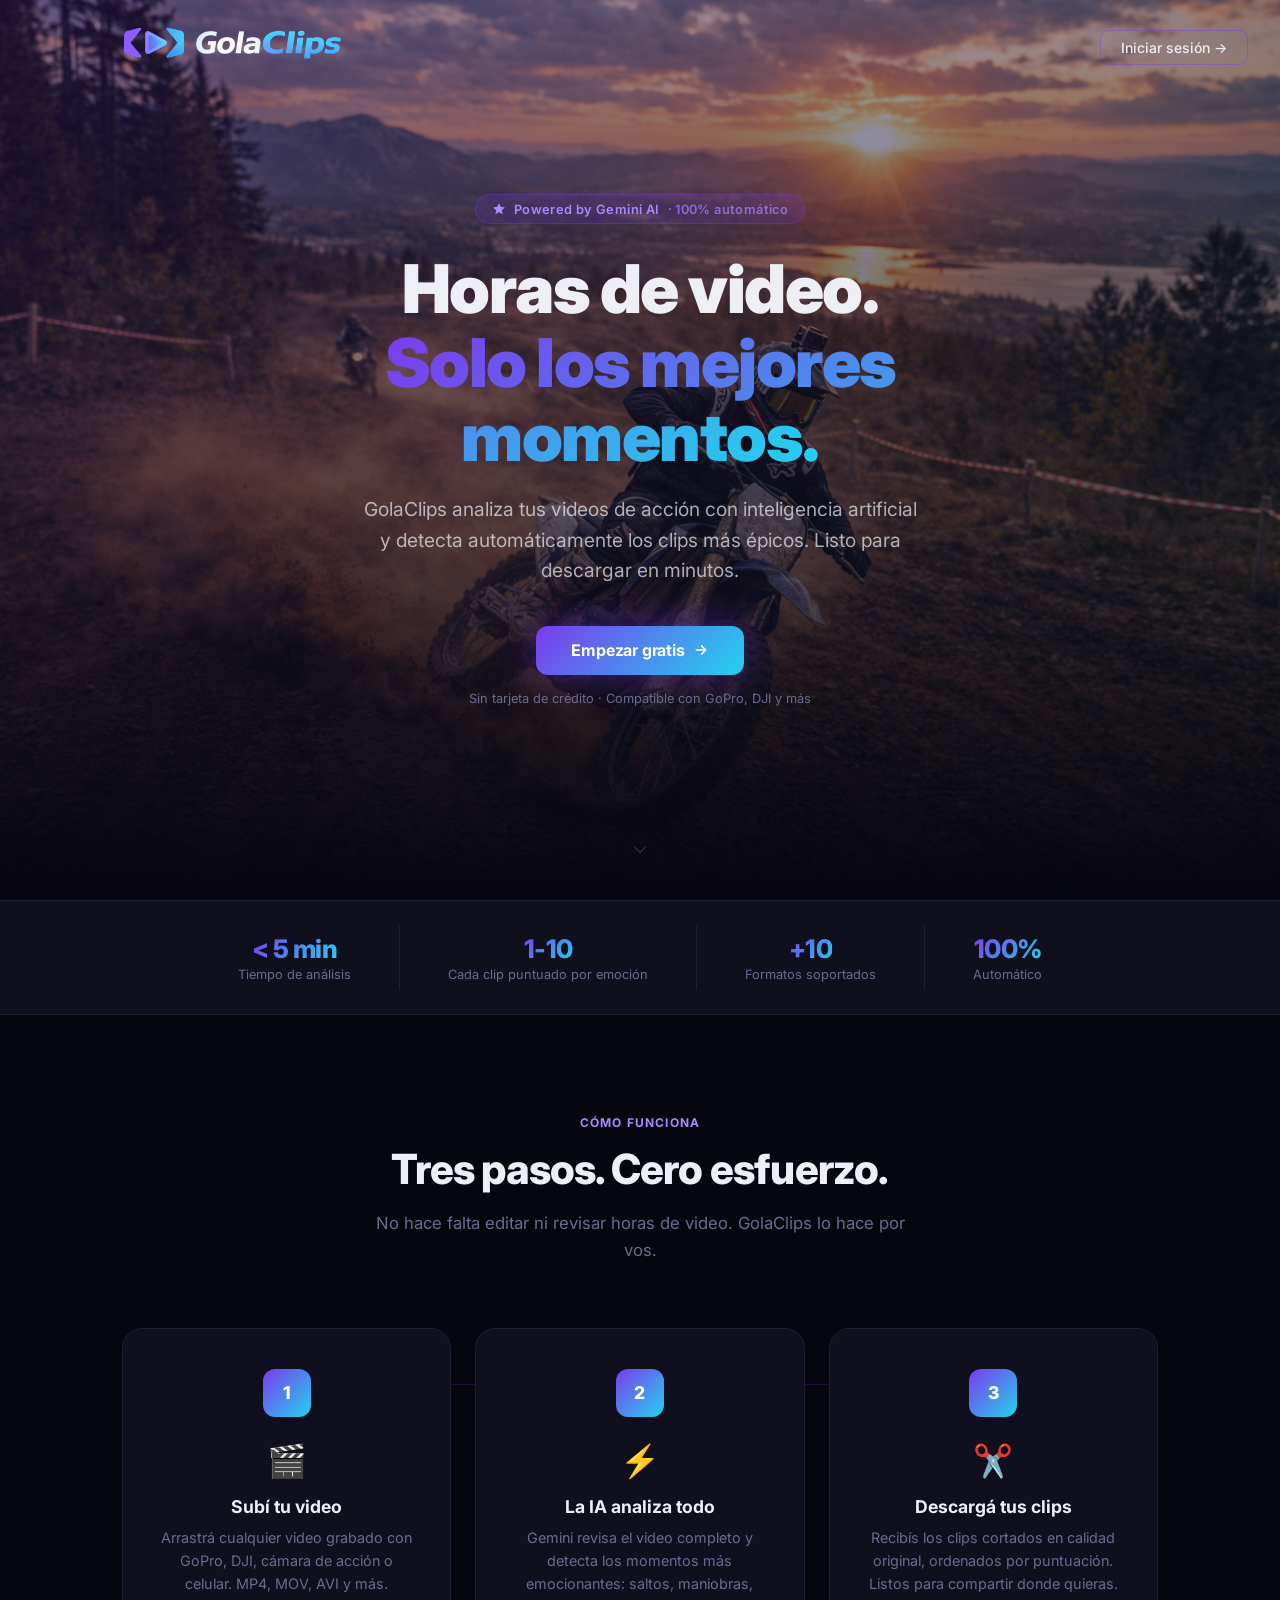
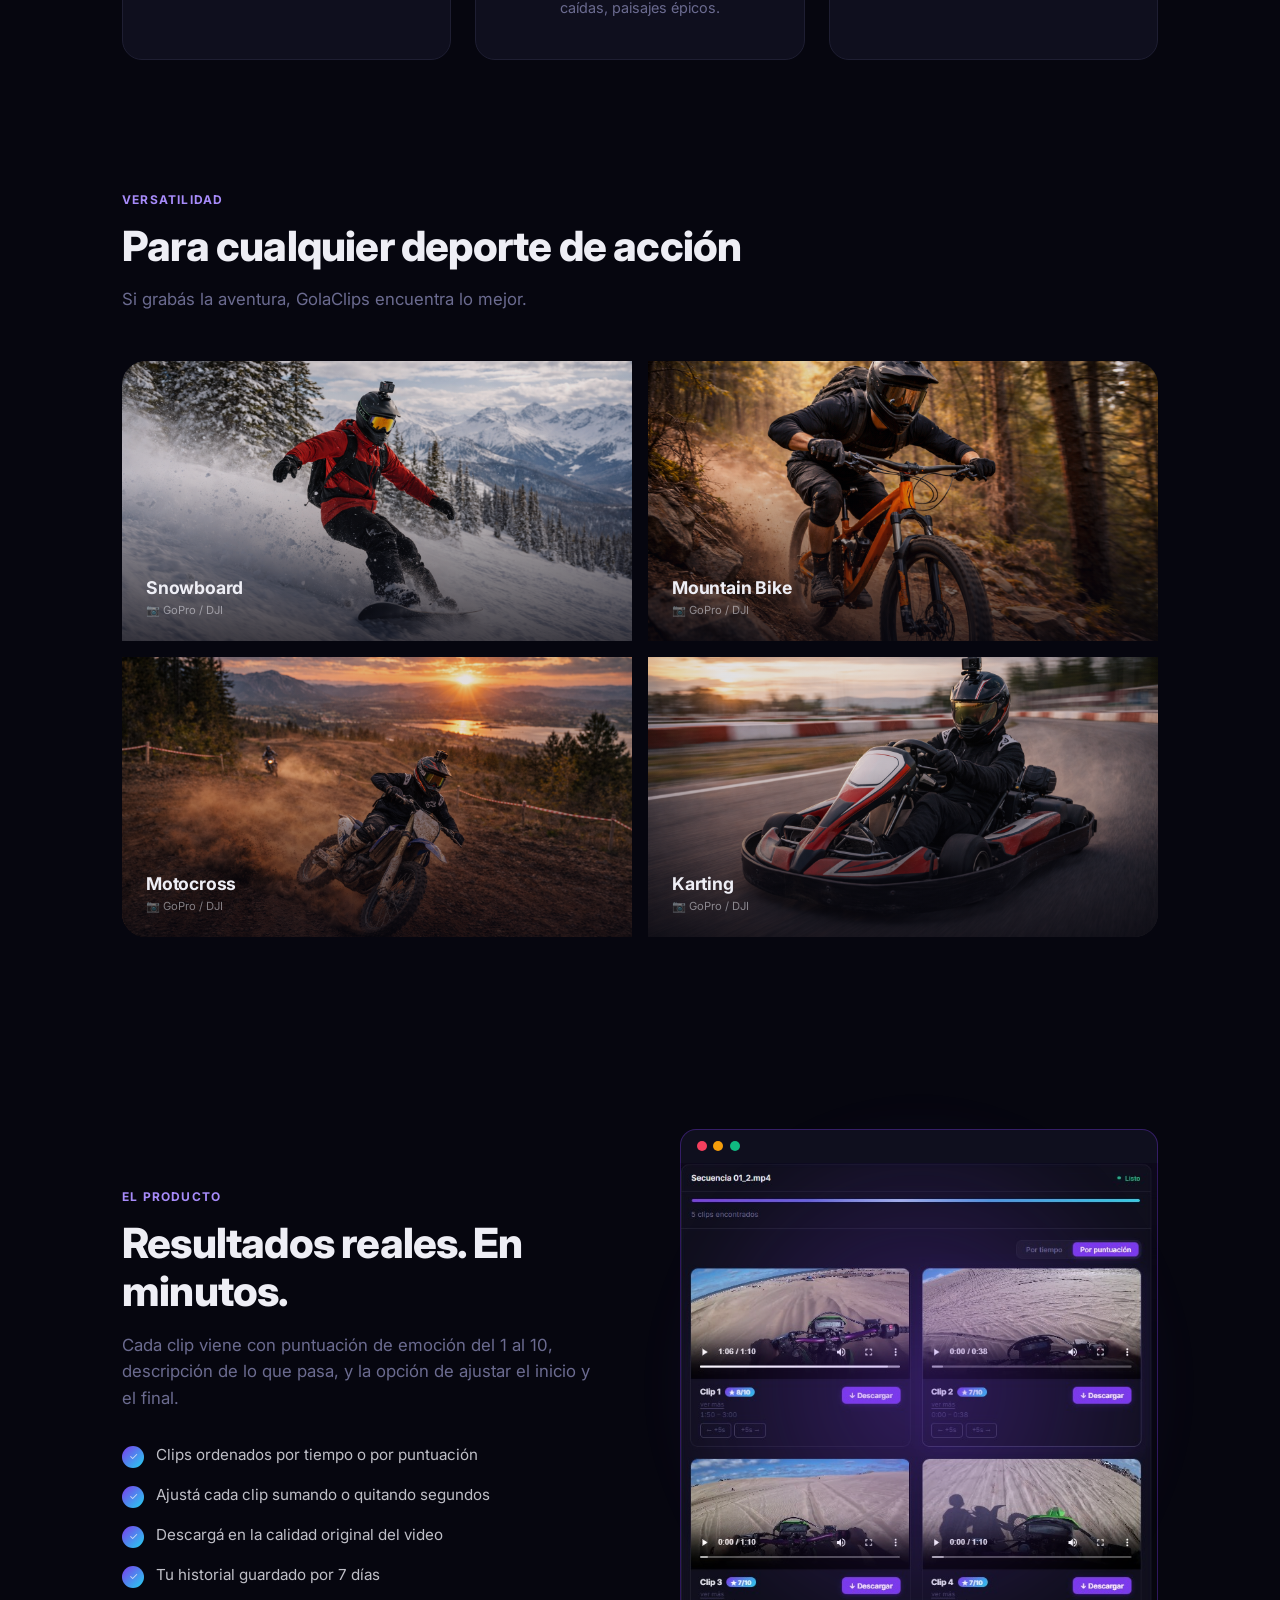
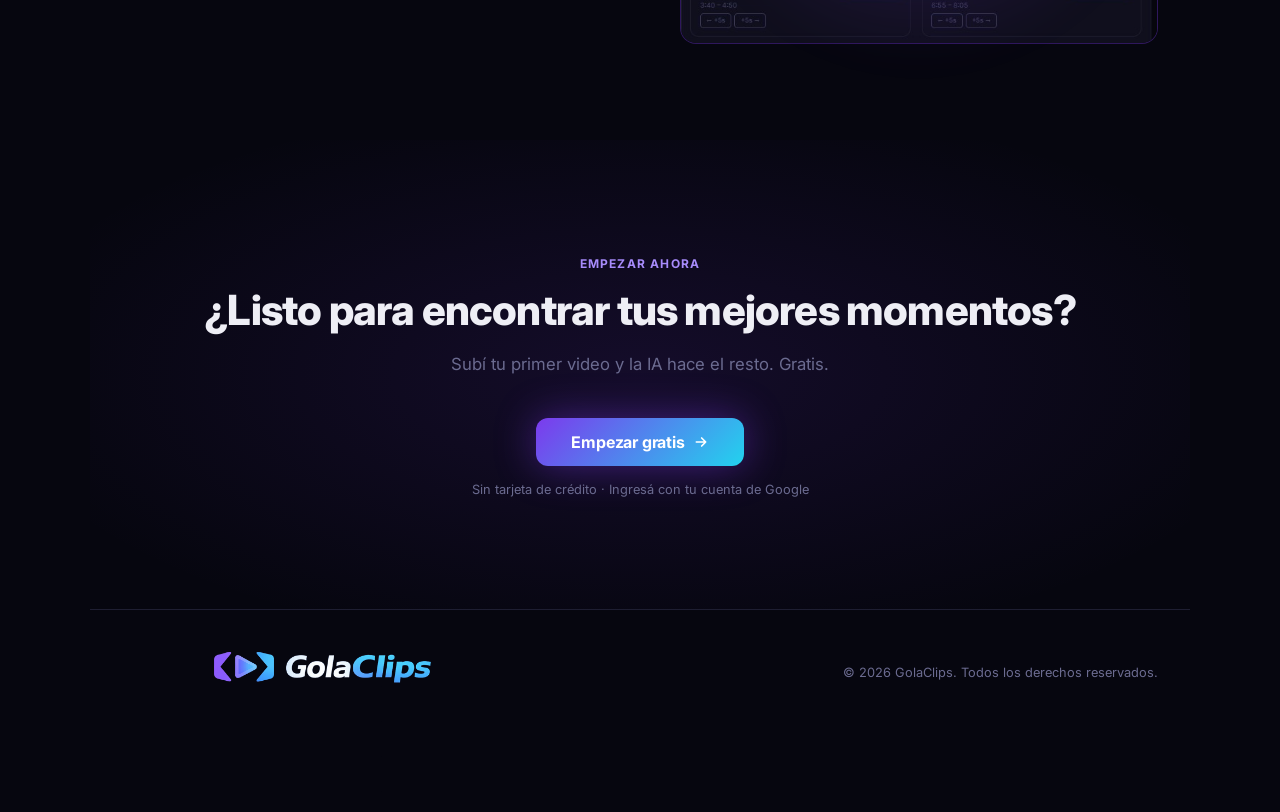
<file: frontend/index.html>
<!DOCTYPE html>
<html lang="es">
<head>
  <meta charset="UTF-8">
  <meta name="viewport" content="width=device-width, initial-scale=1.0">
  <title>GolaClips — Tus mejores momentos, en segundos</title>
  <link rel="preconnect" href="https://fonts.googleapis.com">
  <link href="https://fonts.googleapis.com/css2?family=Inter:wght@400;500;600;700;800;900&display=swap" rel="stylesheet">
  <style>
    *, *::before, *::after { box-sizing: border-box; margin: 0; padding: 0; }

    :root {
      --bg:       #06060f;
      --surface:  #0f0f1e;
      --border:   #1e1e32;
      --accent:   #7c3aed;
      --accent-2: #22d3ee;
      --text:     #eeeef5;
      --muted:    #6b6b90;
      --gradient: linear-gradient(135deg, #7c3aed, #22d3ee);
    }

    html { scroll-behavior: smooth; }

    body {
      background: var(--bg);
      color: var(--text);
      font-family: 'Inter', -apple-system, sans-serif;
      overflow-x: hidden;
    }

    /* ── NAV ───────────────────────────────────────── */
    nav {
      position: fixed;
      top: 0; left: 0; right: 0;
      z-index: 100;
      display: flex;
      align-items: center;
      justify-content: space-between;
      padding: 1.1rem 2rem;
      transition: background 0.3s, backdrop-filter 0.3s;
    }
    nav.scrolled {
      background: rgba(6, 6, 15, 0.85);
      backdrop-filter: blur(16px);
      border-bottom: 1px solid var(--border);
    }
    .nav-logo {
      text-decoration: none;
      display: flex;
      align-items: center;
    }
    .logo-img {
      height: 280px;
      width: auto;
      display: block;
      margin: -110px 0;
    }
    .nav-cta {
      display: inline-flex;
      align-items: center;
      gap: 0.5rem;
      padding: 0.5rem 1.25rem;
      border-radius: 8px;
      background: transparent;
      border: 1px solid rgba(124, 58, 237, 0.4);
      color: var(--text);
      font-size: 0.875rem;
      font-weight: 500;
      text-decoration: none;
      transition: border-color 0.2s, background 0.2s;
    }
    .nav-cta:hover {
      background: rgba(124, 58, 237, 0.12);
      border-color: var(--accent);
    }

    /* ── HERO ──────────────────────────────────────── */
    .hero {
      position: relative;
      min-height: 100vh;
      display: flex;
      align-items: center;
      justify-content: center;
      text-align: center;
      overflow: hidden;
    }
    .hero-bg {
      position: absolute;
      inset: 0;
      background-image: url('assets/hero-motocross.png');
      background-size: cover;
      background-position: center center;
      transform: scale(1.05);
      transition: transform 8s ease-out;
    }
    .hero-bg.loaded { transform: scale(1); }
    .hero-overlay {
      position: absolute;
      inset: 0;
      background:
        linear-gradient(to bottom, rgba(6,6,15,0.3) 0%, rgba(6,6,15,0.6) 60%, rgba(6,6,15,1) 100%),
        linear-gradient(135deg, rgba(124,58,237,0.25) 0%, rgba(34,211,238,0.1) 100%);
    }
    .hero-content {
      position: relative;
      z-index: 2;
      max-width: 780px;
      padding: 2rem;
    }
    .hero-badge {
      display: inline-flex;
      align-items: center;
      gap: 0.5rem;
      padding: 0.4rem 1rem;
      border-radius: 100px;
      background: rgba(124, 58, 237, 0.15);
      border: 1px solid rgba(124, 58, 237, 0.35);
      font-size: 0.8rem;
      font-weight: 600;
      color: #a78bfa;
      letter-spacing: 0.03em;
      margin-bottom: 1.75rem;
    }
    .hero-badge span { opacity: 0.7; }
    .hero-title {
      font-size: clamp(2.4rem, 6vw, 4.2rem);
      font-weight: 900;
      line-height: 1.1;
      letter-spacing: -1.5px;
      margin-bottom: 1.25rem;
    }
    .hero-title em {
      font-style: normal;
      background: var(--gradient);
      -webkit-background-clip: text;
      -webkit-text-fill-color: transparent;
      background-clip: text;
    }
    .hero-sub {
      font-size: clamp(1rem, 2.5vw, 1.2rem);
      color: rgba(238, 238, 245, 0.7);
      line-height: 1.6;
      max-width: 560px;
      margin: 0 auto 2.5rem;
    }
    .hero-actions {
      display: flex;
      align-items: center;
      justify-content: center;
      gap: 1rem;
      flex-wrap: wrap;
    }
    .btn-hero {
      display: inline-flex;
      align-items: center;
      gap: 0.5rem;
      padding: 0.9rem 2.2rem;
      border-radius: 12px;
      background: var(--gradient);
      color: #fff;
      font-size: 1rem;
      font-weight: 700;
      text-decoration: none;
      border: none;
      cursor: pointer;
      box-shadow: 0 0 40px rgba(124, 58, 237, 0.45);
      transition: transform 0.2s, box-shadow 0.2s;
      letter-spacing: -0.2px;
    }
    .btn-hero:hover {
      transform: translateY(-2px);
      box-shadow: 0 0 60px rgba(124, 58, 237, 0.6);
    }
    .hero-fine {
      font-size: 0.8rem;
      color: var(--muted);
      margin-top: 1rem;
    }
    .scroll-indicator {
      position: absolute;
      bottom: 2.5rem;
      left: 50%;
      transform: translateX(-50%);
      display: flex;
      flex-direction: column;
      align-items: center;
      gap: 0.4rem;
      opacity: 0.4;
      animation: bounce 2s infinite;
    }
    .scroll-indicator span {
      font-size: 0.7rem;
      letter-spacing: 0.1em;
      text-transform: uppercase;
      color: var(--muted);
    }
    @keyframes bounce {
      0%, 100% { transform: translateX(-50%) translateY(0); }
      50% { transform: translateX(-50%) translateY(6px); }
    }

    /* ── STATS BAR ─────────────────────────────────── */
    .stats-bar {
      background: var(--surface);
      border-top: 1px solid var(--border);
      border-bottom: 1px solid var(--border);
      padding: 1.5rem 2rem;
      display: flex;
      align-items: center;
      justify-content: center;
      gap: 0;
      flex-wrap: wrap;
    }
    .stat-item {
      display: flex;
      flex-direction: column;
      align-items: center;
      gap: 0.2rem;
      padding: 0.5rem 3rem;
      border-right: 1px solid var(--border);
    }
    .stat-item:last-child { border-right: none; }
    .stat-value {
      font-size: 1.6rem;
      font-weight: 800;
      background: var(--gradient);
      -webkit-background-clip: text;
      -webkit-text-fill-color: transparent;
      background-clip: text;
      letter-spacing: -0.5px;
    }
    .stat-label {
      font-size: 0.8rem;
      color: var(--muted);
      text-align: center;
    }

    /* ── SECTIONS SHARED ───────────────────────────── */
    section {
      padding: 6rem 2rem;
      max-width: 1100px;
      margin: 0 auto;
    }
    .section-tag {
      display: inline-block;
      font-size: 0.75rem;
      font-weight: 700;
      letter-spacing: 0.1em;
      text-transform: uppercase;
      color: #a78bfa;
      margin-bottom: 1rem;
    }
    .section-title {
      font-size: clamp(1.8rem, 4vw, 2.6rem);
      font-weight: 800;
      line-height: 1.15;
      letter-spacing: -0.8px;
      margin-bottom: 1rem;
    }
    .section-sub {
      font-size: 1.05rem;
      color: var(--muted);
      line-height: 1.6;
      max-width: 540px;
    }

    /* ── FADE IN ANIMATION ─────────────────────────── */
    .fade-up {
      opacity: 0;
      transform: translateY(30px);
      transition: opacity 0.7s ease, transform 0.7s ease;
    }
    .fade-up.visible {
      opacity: 1;
      transform: translateY(0);
    }
    .fade-up:nth-child(2) { transition-delay: 0.1s; }
    .fade-up:nth-child(3) { transition-delay: 0.2s; }
    .fade-up:nth-child(4) { transition-delay: 0.3s; }

    /* ── HOW IT WORKS ──────────────────────────────── */
    .how-section {
      text-align: center;
    }
    .how-section .section-sub {
      margin: 0 auto 4rem;
    }
    .steps-grid {
      display: grid;
      grid-template-columns: repeat(3, 1fr);
      gap: 1.5rem;
      position: relative;
    }
    .steps-grid::before {
      content: '';
      position: absolute;
      top: 3.5rem;
      left: calc(16.6% + 2rem);
      right: calc(16.6% + 2rem);
      height: 1px;
      background: linear-gradient(90deg, transparent, var(--accent), transparent);
      opacity: 0.4;
    }
    .step-card {
      background: var(--surface);
      border: 1px solid var(--border);
      border-radius: 20px;
      padding: 2.5rem 2rem;
      position: relative;
      transition: border-color 0.3s, transform 0.3s;
    }
    .step-card:hover {
      border-color: rgba(124, 58, 237, 0.4);
      transform: translateY(-4px);
    }
    .step-number {
      width: 3rem;
      height: 3rem;
      border-radius: 12px;
      background: var(--gradient);
      display: flex;
      align-items: center;
      justify-content: center;
      font-size: 1.1rem;
      font-weight: 800;
      color: #fff;
      margin: 0 auto 1.5rem;
    }
    .step-icon {
      font-size: 2rem;
      margin-bottom: 1rem;
    }
    .step-title {
      font-size: 1.1rem;
      font-weight: 700;
      margin-bottom: 0.6rem;
    }
    .step-desc {
      font-size: 0.9rem;
      color: var(--muted);
      line-height: 1.6;
    }

    /* ── SPORTS GRID ───────────────────────────────── */
    .sports-section {
      padding-top: 2rem;
    }
    .sports-header {
      margin-bottom: 3rem;
    }
    .sports-grid {
      display: grid;
      grid-template-columns: repeat(2, 1fr);
      grid-template-rows: repeat(2, 280px);
      gap: 1rem;
      border-radius: 24px;
      overflow: hidden;
    }
    .sport-card {
      position: relative;
      overflow: hidden;
      cursor: default;
    }
    .sport-card img {
      width: 100%;
      height: 100%;
      object-fit: cover;
      transition: transform 0.6s ease;
    }
    .sport-card:hover img { transform: scale(1.06); }
    .sport-overlay {
      position: absolute;
      inset: 0;
      background: linear-gradient(to top, rgba(6,6,15,0.75) 0%, rgba(6,6,15,0.1) 60%);
      display: flex;
      align-items: flex-end;
      padding: 1.5rem;
    }
    .sport-name {
      font-size: 1.1rem;
      font-weight: 700;
      letter-spacing: -0.2px;
    }
    .sport-gopro {
      display: inline-flex;
      align-items: center;
      gap: 0.3rem;
      font-size: 0.7rem;
      color: rgba(238,238,245,0.5);
      margin-top: 0.2rem;
    }
    .sport-info {
      display: flex;
      flex-direction: column;
      gap: 0.1rem;
    }

    /* ── APP PREVIEW ───────────────────────────────── */
    .preview-section {
      display: grid;
      grid-template-columns: 1fr 1fr;
      gap: 5rem;
      align-items: center;
    }
    .preview-text .section-sub {
      margin-bottom: 2rem;
    }
    .feature-list {
      display: flex;
      flex-direction: column;
      gap: 1rem;
      list-style: none;
    }
    .feature-list li {
      display: flex;
      align-items: flex-start;
      gap: 0.75rem;
      font-size: 0.95rem;
      color: rgba(238,238,245,0.8);
      line-height: 1.5;
    }
    .feature-check {
      flex-shrink: 0;
      width: 1.4rem;
      height: 1.4rem;
      border-radius: 50%;
      background: linear-gradient(135deg, #7c3aed, #22d3ee);
      display: flex;
      align-items: center;
      justify-content: center;
      font-size: 0.65rem;
      margin-top: 0.1rem;
    }
    .preview-frame {
      position: relative;
    }
    .preview-glow {
      position: absolute;
      inset: -20px;
      background: radial-gradient(ellipse at center, rgba(124,58,237,0.3) 0%, transparent 70%);
      filter: blur(20px);
      z-index: 0;
    }
    .preview-img {
      position: relative;
      z-index: 1;
      width: 100%;
      border-radius: 16px;
      border: 1px solid rgba(124, 58, 237, 0.35);
      box-shadow: 0 24px 60px rgba(0,0,0,0.5);
    }
    .preview-browser-bar {
      position: relative;
      z-index: 1;
      background: #0f0f1e;
      border: 1px solid rgba(124, 58, 237, 0.35);
      border-bottom: none;
      border-radius: 16px 16px 0 0;
      padding: 0.7rem 1rem;
      display: flex;
      align-items: center;
      gap: 0.4rem;
    }
    .browser-dot {
      width: 10px;
      height: 10px;
      border-radius: 50%;
    }
    .preview-img-wrap {
      border: 1px solid rgba(124, 58, 237, 0.35);
      border-top: none;
      border-radius: 0 0 16px 16px;
      overflow: hidden;
    }
    .preview-img-wrap img {
      width: 100%;
      display: block;
    }

    /* ── FINAL CTA ─────────────────────────────────── */
    .cta-section {
      text-align: center;
      padding: 7rem 2rem;
      position: relative;
    }
    .cta-bg {
      position: absolute;
      inset: 0;
      background:
        radial-gradient(ellipse 60% 60% at 50% 50%, rgba(124,58,237,0.12), transparent);
      pointer-events: none;
    }
    .cta-section .section-title {
      margin-bottom: 1rem;
      position: relative;
    }
    .cta-section .section-sub {
      margin: 0 auto 2.5rem;
      position: relative;
    }
    .cta-fine {
      margin-top: 1rem;
      font-size: 0.8rem;
      color: var(--muted);
      position: relative;
    }

    /* ── FOOTER ────────────────────────────────────── */
    footer {
      border-top: 1px solid var(--border);
      padding: 2rem;
      display: flex;
      align-items: center;
      justify-content: space-between;
      max-width: 1100px;
      margin: 0 auto;
      flex-wrap: wrap;
      gap: 1rem;
    }
    .footer-logo {
      font-size: 1rem;
      font-weight: 800;
      background: var(--gradient);
      -webkit-background-clip: text;
      -webkit-text-fill-color: transparent;
      background-clip: text;
    }
    .footer-copy {
      font-size: 0.8rem;
      color: var(--muted);
    }

    /* ── RESPONSIVE ────────────────────────────────── */
    @media (max-width: 768px) {
      .steps-grid { grid-template-columns: 1fr; }
      .steps-grid::before { display: none; }
      .sports-grid {
        grid-template-columns: 1fr 1fr;
        grid-template-rows: repeat(2, 200px);
      }
      .preview-section {
        grid-template-columns: 1fr;
        gap: 3rem;
      }
      .stat-item {
        padding: 0.5rem 1.5rem;
        border-right: none;
        border-bottom: 1px solid var(--border);
      }
      .stat-item:last-child { border-bottom: none; }
      nav { padding: 1rem 1.25rem; }
      section { padding: 4rem 1.25rem; }
    }
    @media (max-width: 480px) {
      .sports-grid {
        grid-template-columns: 1fr;
        grid-template-rows: repeat(4, 200px);
      }
    }
  </style>
</head>
<body>

  <!-- NAV -->
  <nav id="nav">
    <a href="index.html" class="nav-logo">
      <img src="assets/logo.png" alt="GolaClips" class="logo-img">
    </a>
    <a href="login.html" class="nav-cta">Iniciar sesión →</a>
  </nav>

  <!-- HERO -->
  <div class="hero">
    <div class="hero-bg" id="hero-bg"></div>
    <div class="hero-overlay"></div>
    <div class="hero-content">
      <div class="hero-badge">
        <svg width="14" height="14" viewBox="0 0 24 24" fill="none"><path d="M12 2L15.09 8.26L22 9.27L17 14.14L18.18 21.02L12 17.77L5.82 21.02L7 14.14L2 9.27L8.91 8.26L12 2Z" fill="#a78bfa"/></svg>
        Powered by Gemini AI
        <span>· 100% automático</span>
      </div>
      <h1 class="hero-title">
        Horas de video.<br>
        <em>Solo los mejores momentos.</em>
      </h1>
      <p class="hero-sub">
        GolaClips analiza tus videos de acción con inteligencia artificial y detecta automáticamente los clips más épicos. Listo para descargar en minutos.
      </p>
      <div class="hero-actions">
        <a href="login.html" class="btn-hero">
          Empezar gratis
          <svg width="16" height="16" viewBox="0 0 24 24" fill="none"><path d="M5 12H19M13 6l6 6-6 6" stroke="white" stroke-width="2.5" stroke-linecap="round" stroke-linejoin="round"/></svg>
        </a>
      </div>
      <p class="hero-fine">Sin tarjeta de crédito · Compatible con GoPro, DJI y más</p>
    </div>
    <div class="scroll-indicator">
      <svg width="20" height="20" viewBox="0 0 24 24" fill="none"><path d="M6 9l6 6 6-6" stroke="rgba(238,238,245,0.4)" stroke-width="2" stroke-linecap="round" stroke-linejoin="round"/></svg>
    </div>
  </div>

  <!-- STATS -->
  <div class="stats-bar">
    <div class="stat-item">
      <span class="stat-value">&lt; 5 min</span>
      <span class="stat-label">Tiempo de análisis</span>
    </div>
    <div class="stat-item">
      <span class="stat-value">1-10</span>
      <span class="stat-label">Cada clip puntuado por emoción</span>
    </div>
    <div class="stat-item">
      <span class="stat-value">+10</span>
      <span class="stat-label">Formatos soportados</span>
    </div>
    <div class="stat-item">
      <span class="stat-value">100%</span>
      <span class="stat-label">Automático</span>
    </div>
  </div>

  <!-- HOW IT WORKS -->
  <section class="how-section">
    <div class="fade-up">
      <span class="section-tag">Cómo funciona</span>
      <h2 class="section-title">Tres pasos. Cero esfuerzo.</h2>
      <p class="section-sub">No hace falta editar ni revisar horas de video. GolaClips lo hace por vos.</p>
    </div>
    <div class="steps-grid">
      <div class="step-card fade-up">
        <div class="step-number">1</div>
        <div class="step-icon">🎬</div>
        <div class="step-title">Subí tu video</div>
        <p class="step-desc">Arrastrá cualquier video grabado con GoPro, DJI, cámara de acción o celular. MP4, MOV, AVI y más.</p>
      </div>
      <div class="step-card fade-up">
        <div class="step-number">2</div>
        <div class="step-icon">⚡</div>
        <div class="step-title">La IA analiza todo</div>
        <p class="step-desc">Gemini revisa el video completo y detecta los momentos más emocionantes: saltos, maniobras, caídas, paisajes épicos.</p>
      </div>
      <div class="step-card fade-up">
        <div class="step-number">3</div>
        <div class="step-icon">✂️</div>
        <div class="step-title">Descargá tus clips</div>
        <p class="step-desc">Recibís los clips cortados en calidad original, ordenados por puntuación. Listos para compartir donde quieras.</p>
      </div>
    </div>
  </section>

  <!-- SPORTS GRID -->
  <section class="sports-section">
    <div class="sports-header fade-up">
      <span class="section-tag">Versatilidad</span>
      <h2 class="section-title">Para cualquier deporte de acción</h2>
      <p class="section-sub">Si grabás la aventura, GolaClips encuentra lo mejor.</p>
    </div>
    <div class="sports-grid fade-up">
      <div class="sport-card">
        <img src="assets/sport-snowboard.png" alt="Snowboard" loading="lazy">
        <div class="sport-overlay">
          <div class="sport-info">
            <span class="sport-name">Snowboard</span>
            <span class="sport-gopro">📷 GoPro / DJI</span>
          </div>
        </div>
      </div>
      <div class="sport-card">
        <img src="assets/sport-mtb.png" alt="Mountain Bike" loading="lazy">
        <div class="sport-overlay">
          <div class="sport-info">
            <span class="sport-name">Mountain Bike</span>
            <span class="sport-gopro">📷 GoPro / DJI</span>
          </div>
        </div>
      </div>
      <div class="sport-card">
        <img src="assets/hero-motocross.png" alt="Motocross" loading="lazy">
        <div class="sport-overlay">
          <div class="sport-info">
            <span class="sport-name">Motocross</span>
            <span class="sport-gopro">📷 GoPro / DJI</span>
          </div>
        </div>
      </div>
      <div class="sport-card">
        <img src="assets/sport-karting.png" alt="Karting" loading="lazy">
        <div class="sport-overlay">
          <div class="sport-info">
            <span class="sport-name">Karting</span>
            <span class="sport-gopro">📷 GoPro / DJI</span>
          </div>
        </div>
      </div>
    </div>
  </section>

  <!-- APP PREVIEW -->
  <section class="preview-section">
    <div class="preview-text fade-up">
      <span class="section-tag">El producto</span>
      <h2 class="section-title">Resultados reales. En minutos.</h2>
      <p class="section-sub">Cada clip viene con puntuación de emoción del 1 al 10, descripción de lo que pasa, y la opción de ajustar el inicio y el final.</p>
      <ul class="feature-list">
        <li>
          <span class="feature-check">✓</span>
          Clips ordenados por tiempo o por puntuación
        </li>
        <li>
          <span class="feature-check">✓</span>
          Ajustá cada clip sumando o quitando segundos
        </li>
        <li>
          <span class="feature-check">✓</span>
          Descargá en la calidad original del video
        </li>
        <li>
          <span class="feature-check">✓</span>
          Tu historial guardado por 7 días
        </li>
      </ul>
    </div>
    <div class="preview-frame fade-up">
      <div class="preview-glow"></div>
      <div class="preview-browser-bar">
        <div class="browser-dot" style="background:#f43f5e"></div>
        <div class="browser-dot" style="background:#f59e0b"></div>
        <div class="browser-dot" style="background:#10b981"></div>
      </div>
      <div class="preview-img-wrap">
        <img src="assets/app-demo.jpeg" alt="GolaClips app — clips generados" loading="lazy">
      </div>
    </div>
  </section>

  <!-- FINAL CTA -->
  <section class="cta-section">
    <div class="cta-bg"></div>
    <span class="section-tag" style="position:relative">Empezar ahora</span>
    <h2 class="section-title">¿Listo para encontrar tus mejores momentos?</h2>
    <p class="section-sub" style="margin: 0 auto 2.5rem; position:relative">
      Subí tu primer video y la IA hace el resto. Gratis.
    </p>
    <a href="login.html" class="btn-hero" style="position:relative">
      Empezar gratis
      <svg width="16" height="16" viewBox="0 0 24 24" fill="none"><path d="M5 12H19M13 6l6 6-6 6" stroke="white" stroke-width="2.5" stroke-linecap="round" stroke-linejoin="round"/></svg>
    </a>
    <p class="cta-fine">Sin tarjeta de crédito · Ingresá con tu cuenta de Google</p>
  </section>

  <!-- FOOTER -->
  <footer>
    <img src="assets/logo.png" alt="GolaClips" class="logo-img">
    <span class="footer-copy">© 2026 GolaClips. Todos los derechos reservados.</span>
  </footer>

  <script>
    // Nav scroll effect
    const nav = document.getElementById('nav');
    window.addEventListener('scroll', () => {
      nav.classList.toggle('scrolled', window.scrollY > 60);
    });

    // Hero image parallax + load animation
    const heroBg = document.getElementById('hero-bg');
    const img = new Image();
    img.onload = () => heroBg.classList.add('loaded');
    img.src = 'assets/hero-motocross.png';

    // Fade-up on scroll
    const observer = new IntersectionObserver((entries) => {
      entries.forEach(e => {
        if (e.isIntersecting) {
          e.target.classList.add('visible');
          observer.unobserve(e.target);
        }
      });
    }, { threshold: 0.12 });

    document.querySelectorAll('.fade-up').forEach(el => observer.observe(el));
  </script>
</body>
</html>
</file>
